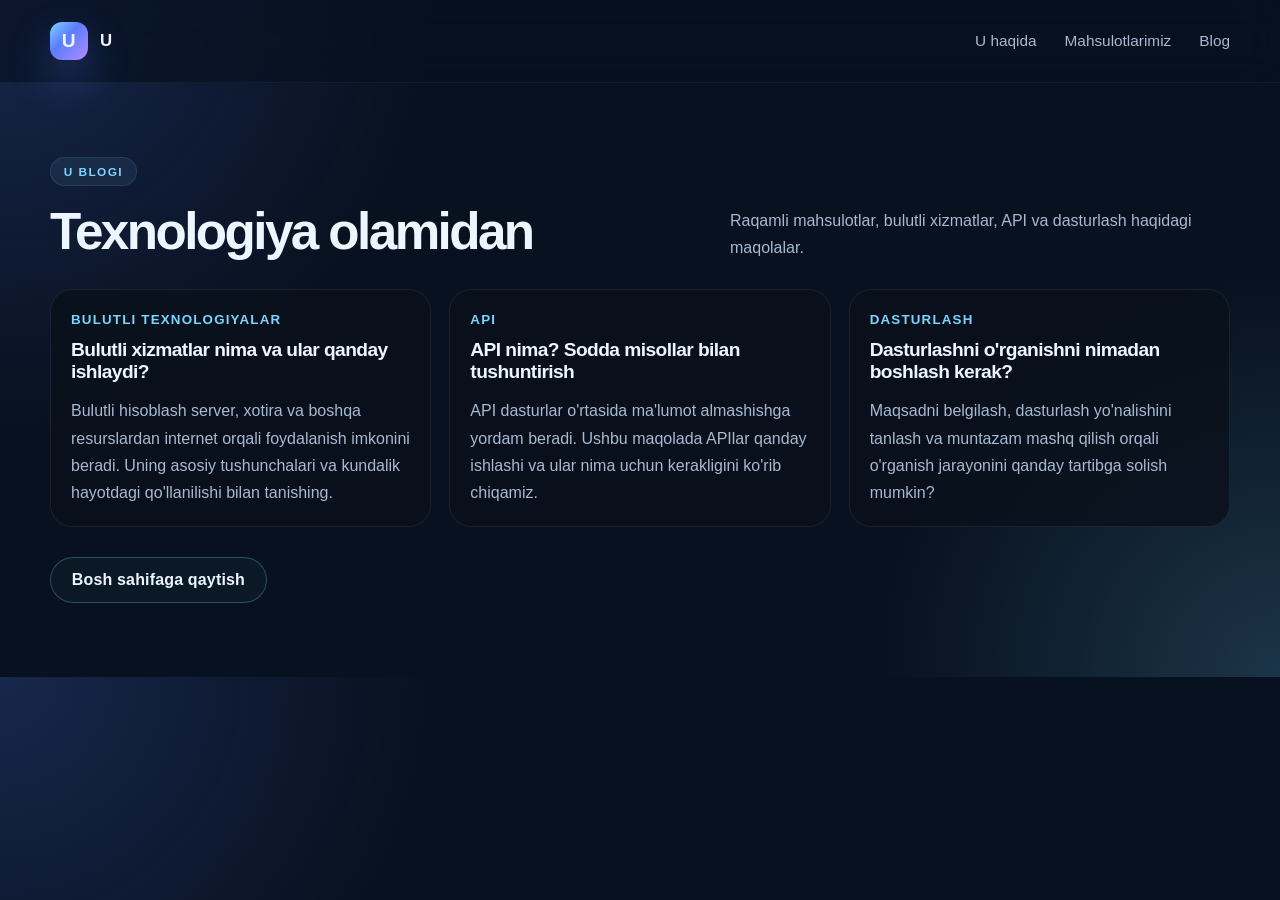
<file: blog.html>
<!DOCTYPE html>
<html lang="uz">
  <head>
    <meta charset="UTF-8" />
    <meta name="viewport" content="width=device-width, initial-scale=1.0" />
    <title>Blog | U</title>
    <meta
      name="description"
      content="U blogida texnologiya, bulutli xizmatlar, APIlar va dasturlash haqida o'qing."
    />
    <link rel="stylesheet" href="style.css">
  </head>

  <body>
    <header class="topbar">
      <div class="container topbar-inner">
        <a href="index.html" class="brand" aria-label="U bosh sahifasi">
          <span class="brand-mark">U</span>
          <span class="brand-name">U</span>
        </a>

        <nav class="nav" aria-label="Asosiy navigatsiya">
          <a href="index.html#about">U haqida</a>
          <a href="index.html#products">Mahsulotlarimiz</a>
          <a href="blog.html" aria-current="page">Blog</a>
        </nav>
      </div>
    </header>

    <main>
      <section>
        <div class="container">
          <div class="section-heading">
            <div>
              <span class="section-tag">U blogi</span>
              <h2>Texnologiya olamidan</h2>
            </div>
            <p>
              Raqamli mahsulotlar, bulutli xizmatlar, API va dasturlash
              haqidagi maqolalar.
            </p>
          </div>

          <div class="blog-grid">
            <article class="feature-card blog-card">
              <small>Bulutli texnologiyalar</small>
              <h3>Bulutli xizmatlar nima va ular qanday ishlaydi?</h3>
              <p>
                Bulutli hisoblash server, xotira va boshqa resurslardan
                internet orqali foydalanish imkonini beradi. Uning asosiy
                tushunchalari va kundalik hayotdagi qo'llanilishi bilan
                tanishing.
              </p>
            </article>

            <article class="feature-card blog-card">
              <small>API</small>
              <h3>API nima? Sodda misollar bilan tushuntirish</h3>
              <p>
                API dasturlar o'rtasida ma'lumot almashishga yordam beradi.
                Ushbu maqolada APIlar qanday ishlashi va ular nima uchun
                kerakligini ko'rib chiqamiz.
              </p>
            </article>

            <article class="feature-card blog-card">
              <small>Dasturlash</small>
              <h3>Dasturlashni o'rganishni nimadan boshlash kerak?</h3>
              <p>
                Maqsadni belgilash, dasturlash yo'nalishini tanlash va
                muntazam mashq qilish orqali o'rganish jarayonini qanday
                tartibga solish mumkin?
              </p>
            </article>
          </div>

          <div class="cta-row">
            <a href="index.html" class="btn btn-secondary">Bosh sahifaga qaytish</a>
          </div>
        </div>
      </section>
    </main>
  </body>
</html>
</file>
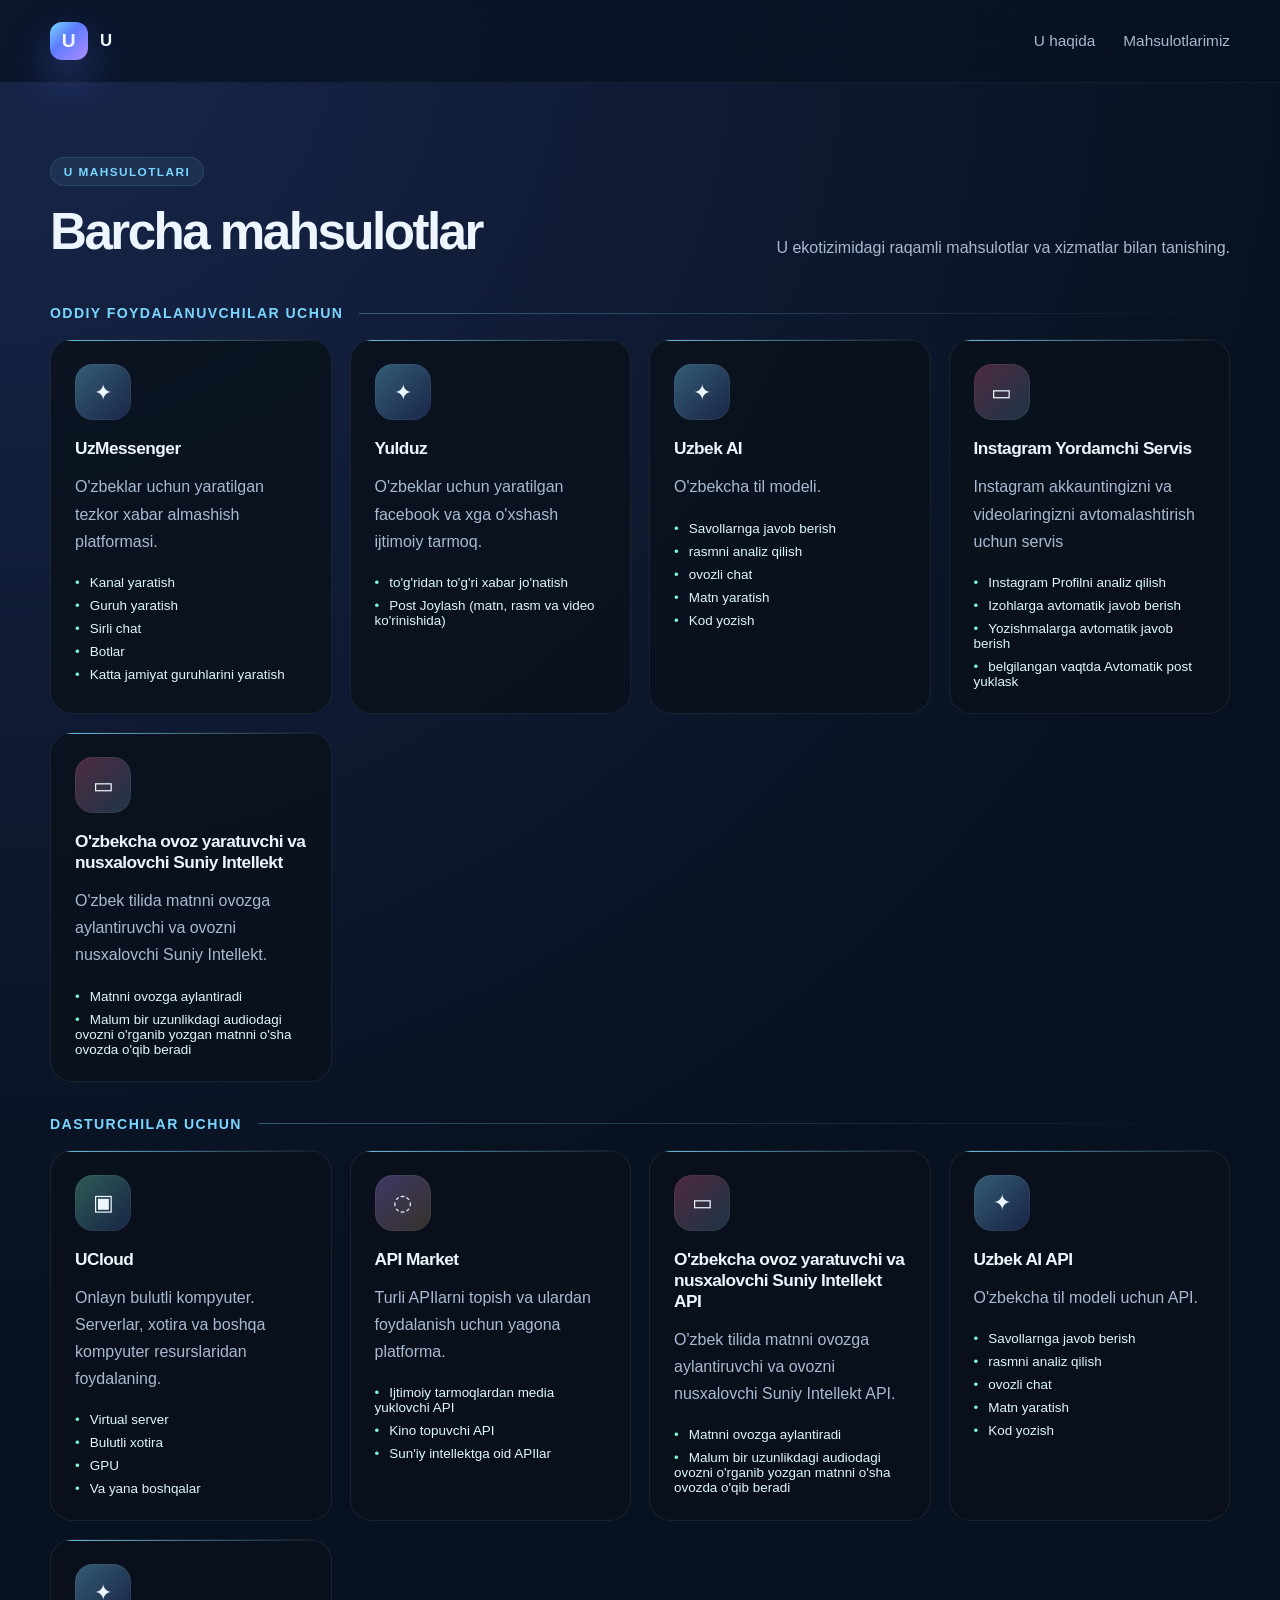
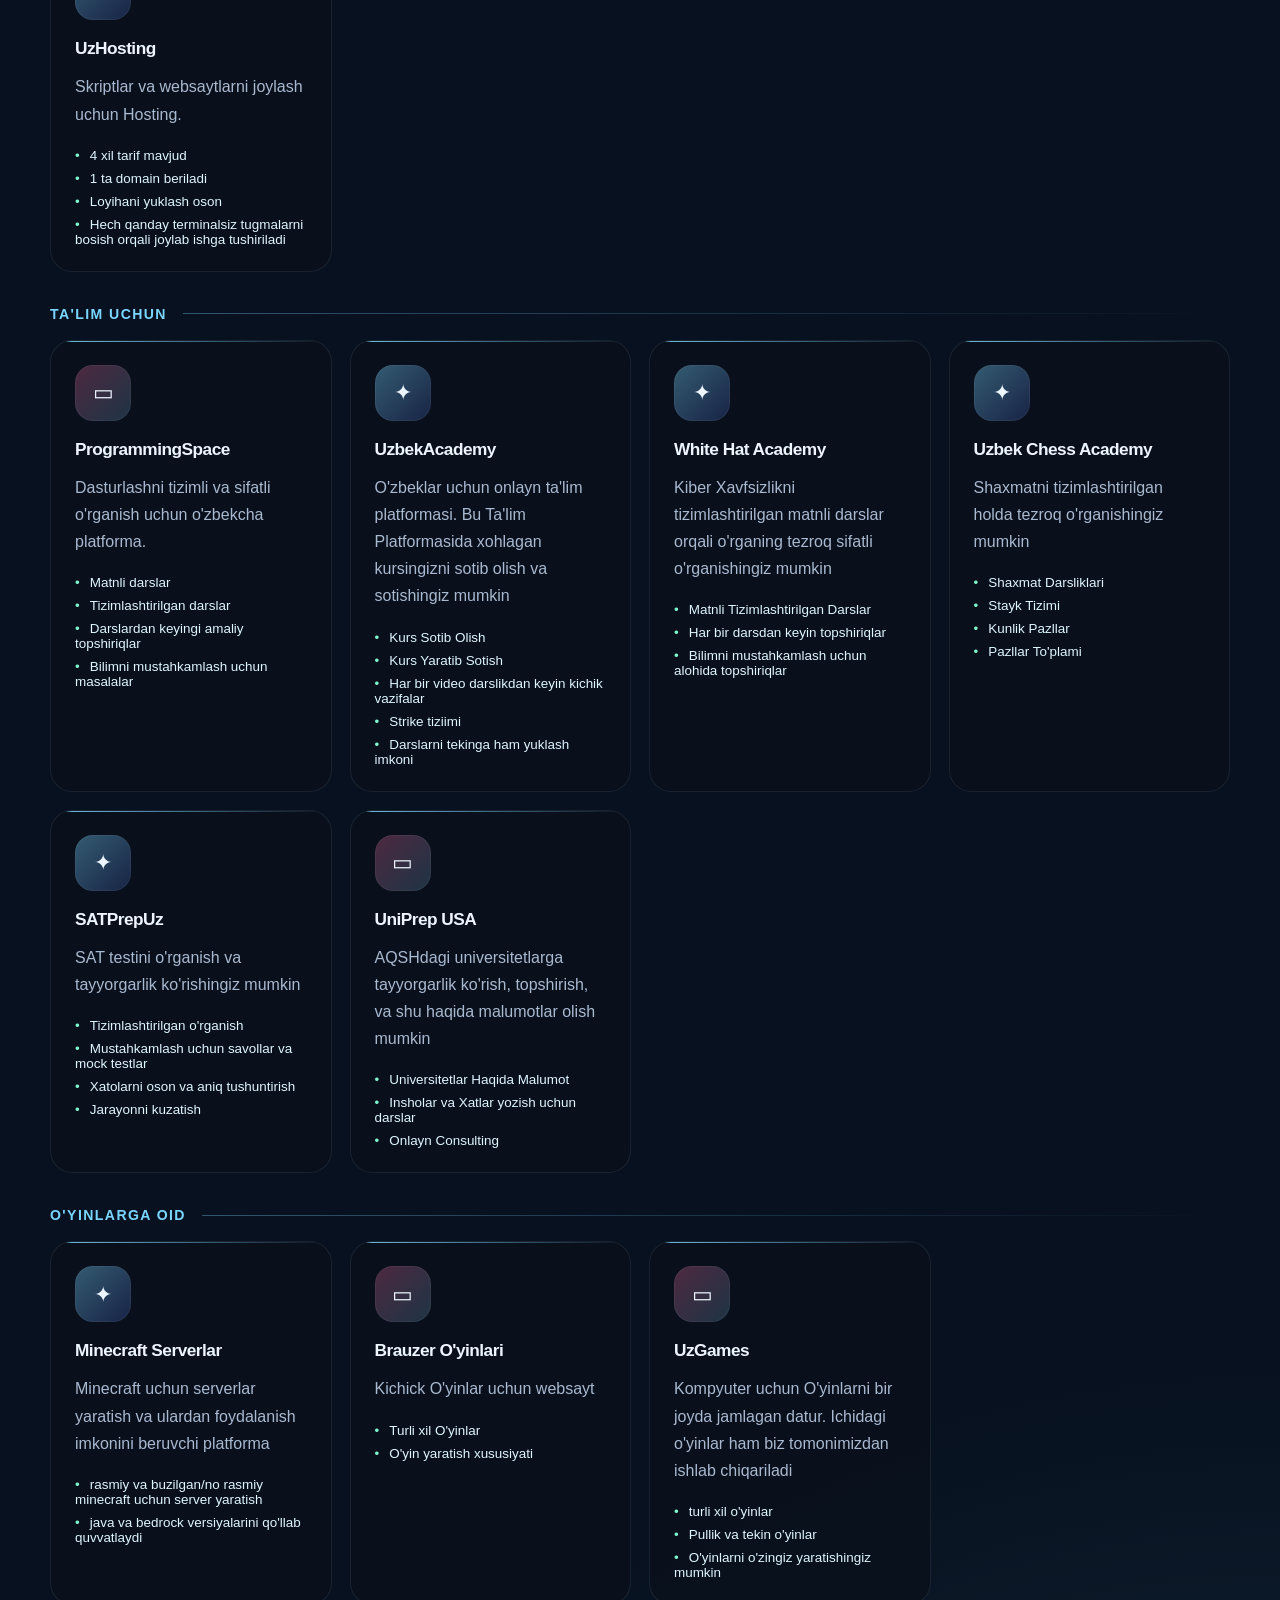
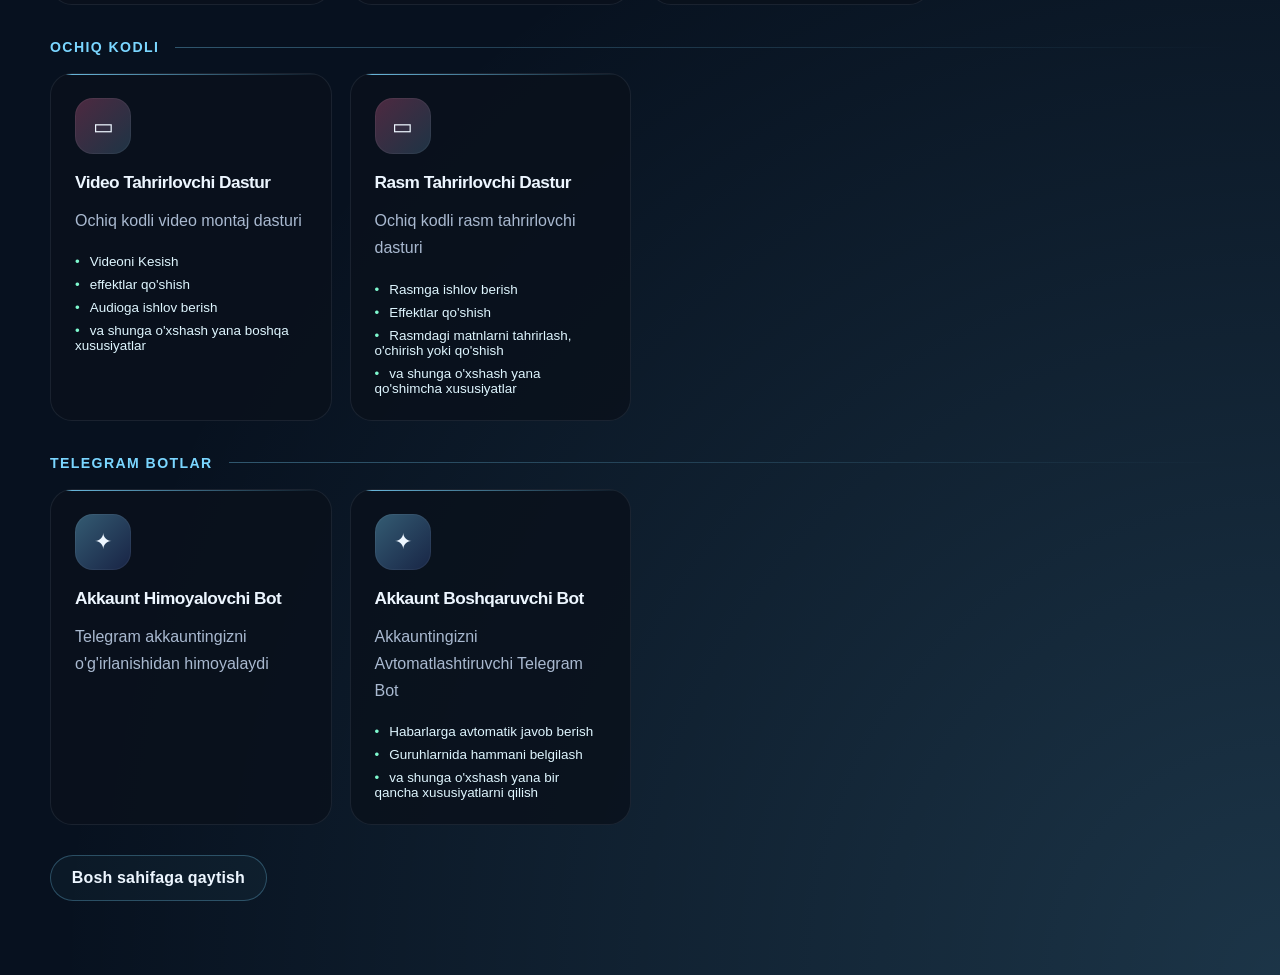
<file: products.html>
<!DOCTYPE html>
<html lang="uz">
  <head>
    <meta charset="UTF-8" />
    <meta name="viewport" content="width=device-width, initial-scale=1.0" />
    <title>Barcha mahsulotlar | U</title>
    <meta
      name="description"
      content="U platformasining barcha raqamli mahsulotlari bilan tanishing."
    />
    <link rel="stylesheet" href="style.css">
  </head>

  <body>
    <header class="topbar">
      <div class="container topbar-inner">
        <a href="index.html" class="brand" aria-label="U bosh sahifasi">
          <span class="brand-mark">U</span>
          <span class="brand-name">U</span>
        </a>

        <nav class="nav" aria-label="Asosiy navigatsiya">
          <a href="index.html#about">U haqida</a>
          <a href="index.html#products">Mahsulotlarimiz</a>
        </nav>
      </div>
    </header>

    <main>
      <section id="products">
        <div class="container">
          <div class="section-heading">
            <div>
              <span class="section-tag">U mahsulotlari</span>
              <h2>Barcha mahsulotlar</h2>
            </div>
            <p>
              U ekotizimidagi raqamli mahsulotlar va xizmatlar bilan tanishing.
            </p>
          </div>

          <div class="products">
            <div class="product-category-divider">
              <h3>Oddiy Foydalanuvchilar uchun</h3>
            </div>

            <article class="service-card">
              <div class="service-icon icon-ai">✦</div>
              <h4>UzMessenger</h4>
              <p>
                O'zbeklar uchun yaratilgan tezkor xabar almashish platformasi.
              </p>
              <ul>
                <li>Kanal yaratish</li>
                <li>Guruh yaratish</li>
                <li>Sirli chat</li>
                <li>Botlar</li>
                <li>Katta jamiyat guruhlarini yaratish</li>
              </ul>
            </article>

            <article class="service-card">
              <div class="service-icon icon-ai">✦</div>
              <h4>Yulduz</h4>
              <p>
                O'zbeklar uchun yaratilgan facebook va xga o'xshash ijtimoiy tarmoq.
              </p>
              <ul>
                <li>to'g'ridan to'g'ri xabar jo'natish</li>
                <li>Post Joylash (matn, rasm va video ko'rinishida)</li>
                <!-- <li>Sirli chat</li> -->
                <!-- <li>Botlar</li> -->
                <!-- <li>Katta jamiyat guruhlarini yaratish</li> -->
              </ul>
            </article>

            <article class="service-card">
              <div class="service-icon icon-ai">✦</div>
              <h4>Uzbek AI</h4>
              <p>
                O'zbekcha til modeli.
              </p>
              <ul>
                <li>Savollarnga javob berish</li>
                <li>rasmni analiz qilish</li>
                <li>ovozli chat</li>
                <li>Matn yaratish</li>
                <li>Kod yozish</li>
              </ul>
            </article>

            <article class="service-card">
              <div class="service-icon icon-workspace">▭</div>
              <h4>Instagram Yordamchi Servis</h4>
              <p>
                Instagram akkauntingizni va videolaringizni avtomalashtirish uchun servis
              </p>
              <ul>
                <li>Instagram Profilni analiz qilish</li>
                <li>Izohlarga avtomatik javob berish</li>
                <li>Yozishmalarga avtomatik javob berish</li>
                <li>belgilangan vaqtda Avtomatik post yuklask</li>
              </ul>
            </article>

            <article class="service-card">
              <div class="service-icon icon-workspace">▭</div>
              <h4>O'zbekcha ovoz yaratuvchi va nusxalovchi Suniy Intellekt</h4>
              <p>
                O'zbek tilida matnni ovozga aylantiruvchi va ovozni nusxalovchi Suniy Intellekt.
              </p>
              <ul>
                <li>Matnni ovozga aylantiradi</li>
                <li>Malum bir uzunlikdagi audiodagi ovozni o'rganib yozgan matnni o'sha ovozda o'qib beradi</li>
              </ul>
            </article>

            <div class="product-category-divider">
              <h3>Dasturchilar uchun</h3>
            </div>

            <article class="service-card">
              <div class="service-icon icon-cloud">▣</div>
              <h4>UCloud</h4>
              <p>
                Onlayn bulutli kompyuter. Serverlar, xotira va boshqa kompyuter
                resurslaridan foydalaning.
              </p>
              <ul>
                <li>Virtual server</li>
                <li>Bulutli xotira</li>
                <li>GPU</li>
                <li>Va yana boshqalar</li>
              </ul>
            </article>

            <article class="service-card">
              <div class="service-icon icon-market">◌</div>
              <h4>API Market</h4>
              <p>
                Turli APIlarni topish va ulardan foydalanish uchun yagona
                platforma.
              </p>
              <ul>
                <li>Ijtimoiy tarmoqlardan media yuklovchi API</li>
                <li>Kino topuvchi API</li>
                <li>Sun'iy intellektga oid APIlar</li>
              </ul>
            </article>

            <article class="service-card">
              <div class="service-icon icon-workspace">▭</div>
              <h4>O'zbekcha ovoz yaratuvchi va nusxalovchi Suniy Intellekt API</h4>
              <p>
                O'zbek tilida matnni ovozga aylantiruvchi va ovozni nusxalovchi Suniy Intellekt API.
              </p>
              <ul>
                <li>Matnni ovozga aylantiradi</li>
                <li>Malum bir uzunlikdagi audiodagi ovozni o'rganib yozgan matnni o'sha ovozda o'qib beradi</li>
              </ul>
            </article>

            <article class="service-card">
              <div class="service-icon icon-ai">✦</div>
              <h4>Uzbek AI API</h4>
              <p>
                O'zbekcha til modeli uchun API.
              </p>
              <ul>
                <li>Savollarnga javob berish</li>
                <li>rasmni analiz qilish</li>
                <li>ovozli chat</li>
                <li>Matn yaratish</li>
                <li>Kod yozish</li>
              </ul>
            </article>

            <article class="service-card">
              <div class="service-icon icon-ai">✦</div>
              <h4>UzHosting</h4>
              <p>
                Skriptlar va websaytlarni joylash uchun Hosting.
              </p>
              <ul>
                <li>4 xil tarif mavjud</li>
                <li>1 ta domain beriladi</li>
                <li>Loyihani yuklash oson</li>
                <li>Hech qanday terminalsiz tugmalarni bosish orqali joylab ishga tushiriladi</li>
              </ul>
            </article>

            <div class="product-category-divider">
              <h3>Ta'lim uchun</h3>
            </div>

            <article class="service-card">
              <div class="service-icon icon-workspace">▭</div>
              <h4>ProgrammingSpace</h4>
              <p>
                Dasturlashni tizimli va sifatli o'rganish uchun o'zbekcha
                platforma.
              </p>
              <ul>
                <li>Matnli darslar</li>
                <li>Tizimlashtirilgan darslar</li>
                <li>Darslardan keyingi amaliy topshiriqlar</li>
                <li>Bilimni mustahkamlash uchun masalalar</li>
              </ul>
            </article>

            <article class="service-card">
              <div class="service-icon icon-ai">✦</div>
              <h4>UzbekAcademy</h4>
              <p>
                O'zbeklar uchun onlayn ta'lim platformasi. Bu Ta'lim Platformasida xohlagan kursingizni sotib olish va sotishingiz mumkin
              </p>
              <ul>
                <li>Kurs Sotib Olish</li>
                <li>Kurs Yaratib Sotish</li>
                <li>Har bir video darslikdan keyin kichik vazifalar</li>
                <li>Strike tiziimi</li>
                <li>Darslarni tekinga ham yuklash imkoni</li>
              </ul>
            </article>

            <article class="service-card">
              <div class="service-icon icon-ai">✦</div>
              <h4>White Hat Academy</h4>
              <p>
                Kiber Xavfsizlikni tizimlashtirilgan matnli darslar orqali o'rganing tezroq sifatli o'rganishingiz mumkin
              </p>
              <ul>
                <li>Matnli Tizimlashtirilgan Darslar</li>
                <li>Har bir darsdan keyin topshiriqlar</li>
                <li>Bilimni mustahkamlash uchun alohida topshiriqlar</li>
              </ul>
            </article>

            <article class="service-card">
              <div class="service-icon icon-ai">✦</div>
              <h4>Uzbek Chess Academy</h4>
              <p>
                Shaxmatni tizimlashtirilgan holda tezroq o'rganishingiz mumkin
              </p>
              <ul>
                <li>Shaxmat Darsliklari</li>
                <li>Stayk Tizimi</li>
                <li>Kunlik Pazllar</li>
                <li>Pazllar To'plami</li>
              </ul>
            </article>

            <article class="service-card">
              <div class="service-icon icon-ai">✦</div>
              <h4>SATPrepUz</h4>
              <p>
                SAT testini o'rganish va tayyorgarlik ko'rishingiz mumkin
              </p>
              <ul>
                <li>Tizimlashtirilgan o'rganish</li>
                <li>Mustahkamlash uchun savollar va mock testlar</li>
                <li>Xatolarni oson va aniq tushuntirish</li>
                <li>Jarayonni kuzatish</li>
              </ul>
            </article>

            <article class="service-card">
              <div class="service-icon icon-workspace">▭</div>
              <h4>UniPrep USA</h4>
              <p>
                AQSHdagi universitetlarga tayyorgarlik ko'rish, topshirish, va shu haqida malumotlar olish mumkin 
              </p>
              <ul>
                <li>Universitetlar Haqida Malumot</li>
                <li>Insholar va Xatlar yozish uchun darslar</li>
                <li>Onlayn Consulting</li>
              </ul>
            </article>

            <div class="product-category-divider">
              <h3>O'yinlarga oid</h3>

            </div>

            <article class="service-card">
              <div class="service-icon icon-ai">✦</div>
              <h4>Minecraft Serverlar</h4>
              <p>
                Minecraft uchun serverlar yaratish va ulardan foydalanish imkonini beruvchi platforma
              </p>
              <ul>
                <li>rasmiy va buzilgan/no rasmiy minecraft uchun server yaratish</li>
                <li>java va bedrock versiyalarini qo'llab quvvatlaydi</li>
              </ul>
            </article>

            <article class="service-card">
              <div class="service-icon icon-workspace">▭</div>
              <h4>Brauzer O'yinlari</h4>
              <p>
                Kichick O'yinlar uchun websayt
                <!-- Subscription -->
              </p>
              <ul>
                <li>Turli xil O'yinlar</li>
                <li>O'yin yaratish xususiyati</li>
              </ul>
            </article>

            <article class="service-card">
              <div class="service-icon icon-workspace">▭</div>
              <h4>UzGames</h4>
              <p>
                Kompyuter uchun O'yinlarni bir joyda jamlagan datur. Ichidagi o'yinlar ham biz tomonimizdan ishlab chiqariladi
              </p>
              <ul>
                <li>turli xil o'yinlar</li>
                <li>Pullik va tekin o'yinlar</li>
                <li>O'yinlarni o'zingiz yaratishingiz mumkin</li>
              </ul>
            </article>

            <div class="product-category-divider">
              <h3>Ochiq Kodli</h3>
            </div>

            <article class="service-card">
              <div class="service-icon icon-workspace">▭</div>
              <h4>Video Tahrirlovchi Dastur</h4>
              <p>
                Ochiq kodli video montaj dasturi
              </p>
              <ul>
                <li>Videoni Kesish</li>
                <li>effektlar qo'shish</li>
                <li>Audioga ishlov berish</li>
                <li>va shunga o'xshash yana boshqa xususiyatlar</li>
              </ul>
            </article>

            <article class="service-card">
              <div class="service-icon icon-workspace">▭</div>
              <h4>Rasm Tahrirlovchi Dastur</h4>
              <p>
                Ochiq kodli rasm tahrirlovchi dasturi
              </p>
              <ul>
                <li>Rasmga ishlov berish</li>
                <li>Effektlar qo'shish</li>
                <li>Rasmdagi matnlarni tahrirlash, o'chirish yoki qo'shish</li>
                <li>va shunga o'xshash yana qo'shimcha xususiyatlar</li>
              </ul>
            </article>

            <div class="product-category-divider">
              <h3>Telegram Botlar</h3>
            </div>

            <article class="service-card">
              <div class="service-icon icon-ai">✦</div>
              <h4>Akkaunt Himoyalovchi Bot</h4>
              <p>
                Telegram akkauntingizni o'g'irlanishidan himoyalaydi
              </p>
            </article>

            <article class="service-card">
              <div class="service-icon icon-ai">✦</div>
              <h4>Akkaunt Boshqaruvchi Bot</h4>
              <p>
                Akkauntingizni Avtomatlashtiruvchi Telegram Bot
              </p>
              <ul>
                <li>Habarlarga avtomatik javob berish</li>
                <li>Guruhlarnida hammani belgilash</li>
                <li>va shunga o'xshash yana bir qancha xususiyatlarni qilish</li>
              </ul>
            </article>

          </div>

          <div class="cta-row">
            <a href="index.html#products" class="btn btn-secondary">Bosh sahifaga qaytish</a>
          </div>
        </div>
      </section>
    </main>
  </body>
</html>
</file>
<file: style.css>
:root {
  --bg: #07111f;
  --bg-soft: #0d172b;
  --panel: rgba(15, 24, 39, 0.78);
  --panel-strong: rgba(18, 28, 44, 0.95);
  --line: rgba(148, 163, 184, 0.15);
  --text: #edf6ff;
  --muted: #a9b9d0;
  --brand: #7ad6ff;
  --brand-strong: #5c7cff;
  --mint: #7ef9cf;
  --amber: #ffca6f;
  --purple: #b28cff;
  --danger: #ff6b9f;
  --shadow: 0 30px 80px rgba(7, 17, 31, 0.45);
}

* {
  box-sizing: border-box;
}

html {
  scroll-behavior: smooth;
}

body {
  margin: 0;
  font-family: "Segoe UI", Inter, Arial, sans-serif;
  background:
    radial-gradient(circle at top left, rgba(92, 124, 255, 0.2), transparent 30%),
    radial-gradient(circle at bottom right, rgba(122, 214, 255, 0.18), transparent 28%),
    var(--bg);
  color: var(--text);
}

a {
  color: inherit;
  text-decoration: none;
}

img {
  max-width: 100%;
  display: block;
}

button {
  font: inherit;
}

.container {
  width: min(1180px, calc(100% - 32px));
  margin: 0 auto;
}

.topbar {
  position: sticky;
  top: 0;
  z-index: 20;
  backdrop-filter: blur(18px);
  -webkit-backdrop-filter: blur(18px);
  background: rgba(7, 17, 31, 0.68);
  border-bottom: 1px solid rgba(148, 163, 184, 0.08);
}

.topbar-inner {
  display: flex;
  align-items: center;
  justify-content: space-between;
  min-height: 82px;
  gap: 24px;
}

.brand {
  display: inline-flex;
  align-items: center;
  gap: 12px;
  font-weight: 700;
  letter-spacing: 0.04em;
}

.brand-mark {
  width: 38px;
  height: 38px;
  border-radius: 12px;
  display: grid;
  place-items: center;
  background: linear-gradient(135deg, #7ad6ff, #5c7cff 42%, #b28cff);
  box-shadow: 0 20px 40px rgba(92, 124, 255, 0.35);
  font-size: 1.2rem;
}

.brand-name {
  font-size: 1.05rem;
}

.nav {
  display: flex;
  align-items: center;
  gap: 28px;
  color: var(--muted);
  font-size: 0.96rem;
}

.nav a {
  transition: color 0.2s ease;
}

.nav a:hover {
  color: var(--text);
}

.nav-actions {
  display: flex;
  align-items: center;
  gap: 14px;
}

.btn {
  border: 1px solid transparent;
  border-radius: 999px;
  padding: 0.82rem 1.3rem;
  font-weight: 600;
  letter-spacing: 0.01em;
  transition: transform 0.2s ease, box-shadow 0.2s ease, border-color 0.2s ease;
  cursor: pointer;
}

.btn:hover {
  transform: translateY(-1px);
}

.btn-primary {
  background: linear-gradient(135deg, var(--brand), var(--brand-strong));
  color: #04111d;
  box-shadow: 0 18px 32px rgba(92, 124, 255, 0.35);
}

.btn-secondary {
  border-color: rgba(122, 214, 255, 0.28);
  background: rgba(122, 214, 255, 0.04);
  color: var(--text);
}

.hero {
  padding: 72px 0 44px;
}

.hero-inner {
  display: grid;
  grid-template-columns: 1.05fr 0.95fr;
  align-items: center;
  gap: 32px;
}

.eyebrow {
  display: inline-flex;
  align-items: center;
  gap: 10px;
  padding: 0.45rem 0.8rem;
  border-radius: 999px;
  background: rgba(122, 214, 255, 0.08);
  border: 1px solid rgba(122, 214, 255, 0.15);
  color: var(--brand);
  font-size: 0.75rem;
  letter-spacing: 0.12em;
  text-transform: uppercase;
  font-weight: 700;
}

.hero h1 {
  margin: 22px 0 18px;
  font-size: clamp(2.8rem, 5vw, 5rem);
  line-height: 0.98;
  letter-spacing: -0.06em;
}

.hero h1 .accent {
  background: linear-gradient(135deg, var(--brand), #d9f3ff 55%, var(--mint));
  -webkit-background-clip: text;
  background-clip: text;
  color: transparent;
}

.hero-copy p {
  max-width: 620px;
  color: var(--muted);
  font-size: 1.08rem;
  line-height: 1.7;
}

.cta-row {
  display: flex;
  align-items: center;
  flex-wrap: wrap;
  gap: 16px;
  margin-top: 30px;
}

.metric-row {
  list-style: none;
  padding: 0;
  margin: 34px 0 0;
  display: grid;
  grid-template-columns: repeat(3, minmax(0, 1fr));
  gap: 16px;
}

.metric-row li {
  padding: 18px 18px 16px;
  border: 1px solid var(--line);
  border-radius: 18px;
  background: rgba(15, 24, 39, 0.55);
}

.metric-row strong {
  display: block;
  font-size: clamp(1.5rem, 2vw, 2rem);
  margin-bottom: 6px;
}

.metric-row span {
  display: block;
  color: var(--muted);
  font-size: 0.8rem;
}

.hero-visual {
  position: relative;
  min-height: 560px;
  display: flex;
  align-items: center;
  justify-content: center;
}

.orb {
  position: absolute;
  border-radius: 50%;
  filter: blur(18px);
  opacity: 0.7;
}

.orb-1 {
  width: 340px;
  height: 340px;
  background: radial-gradient(circle at center, rgba(122, 214, 255, 0.5), rgba(92, 124, 255, 0.05) 65%, transparent 75%);
  top: 20px;
  left: 20px;
}

.orb-2 {
  width: 290px;
  height: 290px;
  background: radial-gradient(circle at center, rgba(178, 140, 255, 0.5), rgba(178, 140, 255, 0.05) 63%, transparent 75%);
  right: 10px;
  bottom: 40px;
}

.dashboard {
  position: relative;
  width: min(100%, 520px);
  padding: 22px;
  border-radius: 30px;
  border: 1px solid rgba(148, 163, 184, 0.2);
  background: linear-gradient(180deg, rgba(11, 23, 35, 0.88), rgba(7, 17, 31, 0.94));
  box-shadow: var(--shadow);
}

.window-bar {
  display: flex;
  align-items: center;
  gap: 10px;
  padding-bottom: 18px;
}

.window-dot {
  width: 12px;
  height: 12px;
  border-radius: 50%;
}

.window-dot:nth-child(1) { background: #ff6b6b; }
.window-dot:nth-child(2) { background: #f9cb3b; }
.window-dot:nth-child(3) { background: #59d88d; }

.dashboard-main {
  display: grid;
  grid-template-columns: 1.1fr 0.9fr;
  gap: 18px;
}

.search-panel,
.data-panel,
.service-card,
.feature-card,
.value-card,
.timeline-card {
  border: 1px solid rgba(148, 163, 184, 0.12);
  background: rgba(10, 17, 28, 0.84);
  border-radius: 22px;
}

.search-panel {
  padding: 18px 18px 12px;
}

.search-header {
  display: flex;
  justify-content: space-between;
  align-items: center;
  color: var(--muted);
  font-size: 0.76rem;
  margin-bottom: 16px;
}

.search-box {
  height: 52px;
  border-radius: 14px;
  background: rgba(255, 255, 255, 0.025);
  border: 1px solid rgba(122, 214, 255, 0.12);
  display: flex;
  align-items: center;
  padding: 0 14px;
  gap: 12px;
  color: var(--muted);
}

.search-pill {
  width: 8px;
  height: 8px;
  border-radius: 50%;
  background: var(--brand);
  box-shadow: 0 0 20px rgba(122, 214, 255, 0.8);
}

.search-tags {
  display: flex;
  flex-wrap: wrap;
  gap: 8px;
  margin-top: 18px;
}

.tag {
  padding: 0.45rem 0.7rem;
  border-radius: 999px;
  background: rgba(92, 124, 255, 0.08);
  border: 1px solid rgba(92, 124, 255, 0.14);
  color: #cfe3ff;
  font-size: 0.78rem;
}

.data-panel {
  padding: 18px;
}

.data-panel h3,
.service-card h4,
.feature-card h3,
.value-card h3,
.timeline-card h3 {
  margin: 0 0 14px;
  font-size: 1.08rem;
  letter-spacing: -0.03em;
}

.chart {
  height: 145px;
  display: flex;
  align-items: end;
  gap: 10px;
  padding-top: 16px;
}

.chart span {
  flex: 1;
  border-radius: 14px 14px 8px 8px;
  background: linear-gradient(180deg, rgba(122, 214, 255, 0.95), rgba(92, 124, 255, 0.5));
  box-shadow: inset 0 0 0 1px rgba(255,255,255,0.08);
}

.chart span:nth-child(1) { height: 26%; }
.chart span:nth-child(2) { height: 42%; }
.chart span:nth-child(3) { height: 58%; }
.chart span:nth-child(4) { height: 74%; }
.chart span:nth-child(5) { height: 86%; }
.chart span:nth-child(6) { height: 100%; }

.small-list {
  list-style: none;
  padding: 0;
  margin: 18px 0 0;
  display: grid;
  gap: 10px;
}

.small-list li {
  display: flex;
  align-items: center;
  justify-content: space-between;
  gap: 10px;
  color: var(--muted);
  font-size: 0.82rem;
}

.small-list .dot {
  width: 8px;
  height: 8px;
  border-radius: 50%;
  display: inline-block;
  background: var(--mint);
}

.floating-pill {
  position: absolute;
  right: -20px;
  bottom: 40px;
  background: rgba(7, 17, 31, 0.9);
  border: 1px solid rgba(148, 163, 184, 0.18);
  border-radius: 18px;
  padding: 14px 18px;
  box-shadow: var(--shadow);
}

.floating-pill strong {
  display: block;
  font-size: 1.2rem;
}

.floating-pill span {
  color: var(--muted);
  font-size: 0.76rem;
}

.logo-bar {
  padding: 26px 0 8px;
}

.logo-strip {
  display: grid;
  grid-template-columns: repeat(6, minmax(0, 1fr));
  gap: 12px;
  align-items: center;
  padding: 18px 18px 0;
}

.logo-item {
  display: grid;
  place-items: center;
  height: 60px;
  border-radius: 16px;
  border: 1px solid rgba(148, 163, 184, 0.12);
  color: rgba(237, 246, 255, 0.68);
  font-weight: 700;
  letter-spacing: 0.08em;
  text-transform: uppercase;
  background: rgba(15, 24, 39, 0.4);
}

section {
  padding: 74px 0;
}

.section-heading {
  display: flex;
  justify-content: space-between;
  gap: 24px;
  align-items: end;
  margin-bottom: 28px;
}

.section-tag {
  display: inline-block;
  padding: 0.42rem 0.8rem;
  border-radius: 999px;
  background: rgba(122, 214, 255, 0.08);
  border: 1px solid rgba(122, 214, 255, 0.12);
  color: var(--brand);
  font-size: 0.74rem;
  letter-spacing: 0.12em;
  text-transform: uppercase;
  font-weight: 700;
}

.section-heading h2 {
  margin: 16px 0 0;
  font-size: clamp(2.1rem, 4vw, 3.2rem);
  letter-spacing: -0.05em;
}

.section-heading p {
  margin: 0;
  max-width: 500px;
  color: var(--muted);
  line-height: 1.7;
}

.products {
  display: grid;
  grid-template-columns: repeat(4, minmax(0, 1fr));
  gap: 18px;
}

.product-category-divider {
  grid-column: 1 / -1;
  display: flex;
  align-items: center;
  gap: 16px;
  margin-top: 16px;
  color: var(--brand);
}

.product-category-divider h3 {
  margin: 0;
  font-size: 0.88rem;
  letter-spacing: 0.1em;
  text-transform: uppercase;
  white-space: nowrap;
}

.product-category-divider::after {
  content: "";
  height: 1px;
  flex: 1;
  background: linear-gradient(90deg, rgba(122, 214, 255, 0.35), transparent);
}

.service-card {
  padding: 24px;
  min-height: 270px;
  position: relative;
  overflow: hidden;
}

.service-card::before {
  content: "";
  position: absolute;
  inset: 0 auto auto 0;
  width: 100%;
  height: 1px;
  background: linear-gradient(90deg, rgba(122,214,255,0.9), transparent);
}

.service-icon {
  width: 56px;
  height: 56px;
  border-radius: 18px;
  display: grid;
  place-items: center;
  margin-bottom: 18px;
  font-size: 1.4rem;
  box-shadow: inset 0 0 0 1px rgba(255,255,255,0.05);
}

.icon-ai { background: linear-gradient(135deg, rgba(122,214,255,0.38), rgba(92,124,255,0.18)); }
.icon-cloud { background: linear-gradient(135deg, rgba(126,249,207,0.32), rgba(92,124,255,0.18)); }
.icon-market { background: linear-gradient(135deg, rgba(178,140,255,0.32), rgba(255,202,111,0.18)); }
.icon-workspace { background: linear-gradient(135deg, rgba(255,107,159,0.28), rgba(122,214,255,0.18)); }

.service-card p {
  margin: 0;
  color: var(--muted);
  line-height: 1.7;
}

.service-card ul {
  list-style: none;
  margin: 20px 0 0;
  padding: 0;
  display: grid;
  gap: 8px;
  color: #dff6ff;
  font-size: 0.84rem;
}

.service-card li::before {
  content: "•";
  color: var(--mint);
  margin-right: 10px;
}

.split-layout {
  display: grid;
  grid-template-columns: 1.15fr 0.85fr;
  gap: 26px;
  align-items: stretch;
}

.engine-panel,
.feature-stack {
  border-radius: 30px;
  border: 1px solid rgba(148, 163, 184, 0.12);
  background: rgba(10, 17, 28, 0.8);
  box-shadow: var(--shadow);
}

.engine-panel {
  padding: 28px;
}

.engine-panel h3 {
  margin-top: 18px;
  margin-bottom: 8px;
  font-size: clamp(1.9rem, 2.6vw, 2.8rem);
  letter-spacing: -0.06em;
}

.engine-panel > p {
  max-width: 560px;
  margin: 0 0 28px;
  color: var(--muted);
  line-height: 1.7;
}

.engine-steps {
  display: grid;
  gap: 16px;
}

.step {
  display: flex;
  gap: 16px;
  padding: 18px 18px 16px;
  border-radius: 18px;
  border: 1px solid rgba(148, 163, 184, 0.12);
  background: rgba(16, 24, 37, 0.72);
}

.step-number {
  width: 40px;
  height: 40px;
  flex-shrink: 0;
  display: grid;
  place-items: center;
  border-radius: 12px;
  background: linear-gradient(135deg, rgba(122,214,255,0.2), rgba(92,124,255,0.25));
  color: var(--brand);
  font-weight: 700;
}

.step h4 {
  margin: 0 0 8px;
  font-size: 1.02rem;
}

.step p {
  margin: 0;
  color: var(--muted);
  line-height: 1.6;
}

.feature-stack {
  padding: 20px;
}

.feature-card {
  padding: 20px;
  margin-bottom: 16px;
}

.blog-grid {
  display: grid;
  grid-template-columns: repeat(3, minmax(0, 1fr));
  gap: 18px;
}

.blog-card {
  margin-bottom: 0;
}

.blog-card h3 {
  margin: 0 0 14px;
  font-size: 1.2rem;
  letter-spacing: -0.03em;
}

.feature-card:last-child {
  margin-bottom: 0;
}

.feature-card small {
  display: inline-block;
  margin-bottom: 12px;
  color: var(--brand);
  font-weight: 700;
  letter-spacing: 0.09em;
  text-transform: uppercase;
}

.feature-card p {
  margin: 0;
  color: var(--muted);
  line-height: 1.7;
}

.value-grid {
  display: grid;
  grid-template-columns: repeat(3, minmax(0, 1fr));
  gap: 18px;
}

.value-card {
  padding: 24px;
}

.value-badge {
  width: 52px;
  height: 52px;
  display: grid;
  place-items: center;
  border-radius: 16px;
  background: rgba(122, 214, 255, 0.08);
  border: 1px solid rgba(122, 214, 255, 0.1);
  margin-bottom: 18px;
  font-weight: 700;
  color: var(--brand);
}

.value-card p {
  margin: 0;
  color: var(--muted);
  line-height: 1.7;
}

.timeline-wrap {
  display: grid;
  grid-template-columns: repeat(4, minmax(0, 1fr));
  gap: 18px;
}

.timeline-card {
  padding: 20px;
}

.timeline-card .year {
  font-size: 0.76rem;
  letter-spacing: 0.12em;
  text-transform: uppercase;
  color: var(--brand);
  font-weight: 700;
}

.timeline-card h3 {
  margin-top: 16px;
  margin-bottom: 12px;
}

.timeline-card p {
  margin: 0;
  color: var(--muted);
  line-height: 1.7;
}

.cta-panel {
  padding: 54px 26px;
  border-radius: 30px;
  position: relative;
  overflow: hidden;
  background: linear-gradient(135deg, rgba(92, 124, 255, 0.14), rgba(122, 214, 255, 0.08), rgba(126, 249, 207, 0.08));
  border: 1px solid rgba(148, 163, 184, 0.1);
  box-shadow: var(--shadow);
}

.cta-panel::before,
.cta-panel::after {
  content: "";
  position: absolute;
  border-radius: 50%;
  filter: blur(22px);
}

.cta-panel::before {
  width: 280px;
  height: 280px;
  right: -40px;
  bottom: -60px;
  background: rgba(122, 214, 255, 0.12);
}

.cta-panel::after {
  width: 220px;
  height: 220px;
  left: -30px;
  top: -60px;
  background: rgba(178, 140, 255, 0.12);
}

.cta-content {
  position: relative;
  z-index: 1;
  display: flex;
  align-items: center;
  justify-content: space-between;
  gap: 24px;
}

.cta-content h2 {
  margin: 0 0 12px;
  font-size: clamp(2rem, 3vw, 3rem);
  letter-spacing: -0.06em;
}

.cta-content p {
  margin: 0;
  max-width: 620px;
  color: var(--muted);
  line-height: 1.7;
}

footer {
  padding: 22px 0 40px;
  color: var(--muted);
}

.footer-inner {
  border-top: 1px solid rgba(148, 163, 184, 0.12);
  padding-top: 18px;
  display: flex;
  align-items: center;
  justify-content: space-between;
  gap: 16px;
  flex-wrap: wrap;
}

.footer-links {
  display: flex;
  flex-wrap: wrap;
  gap: 16px;
}

@media (max-width: 980px) {
  .hero-inner,
  .split-layout,
  .products,
  .blog-grid,
  .value-grid,
  .timeline-wrap,
  .dashboard-main {
    grid-template-columns: 1fr;
  }

  .nav {
    display: none;
  }

  .cta-content {
    flex-direction: column;
    align-items: flex-start;
  }

  .logo-strip {
    grid-template-columns: repeat(3, minmax(0, 1fr));
  }
}

@media (max-width: 640px) {
  .topbar-inner {
    min-height: 74px;
  }

  .nav-actions {
    gap: 8px;
  }

  .btn {
    padding: 0.75rem 1rem;
    font-size: 0.9rem;
  }

  .hero {
    padding-top: 48px;
  }

  .metric-row {
    grid-template-columns: 1fr;
  }

  .logo-strip {
    grid-template-columns: repeat(2, minmax(0, 1fr));
  }

  .floating-pill {
    position: static;
    margin-top: 16px;
  }

  section {
    padding: 60px 0;
  }
}
</file>
